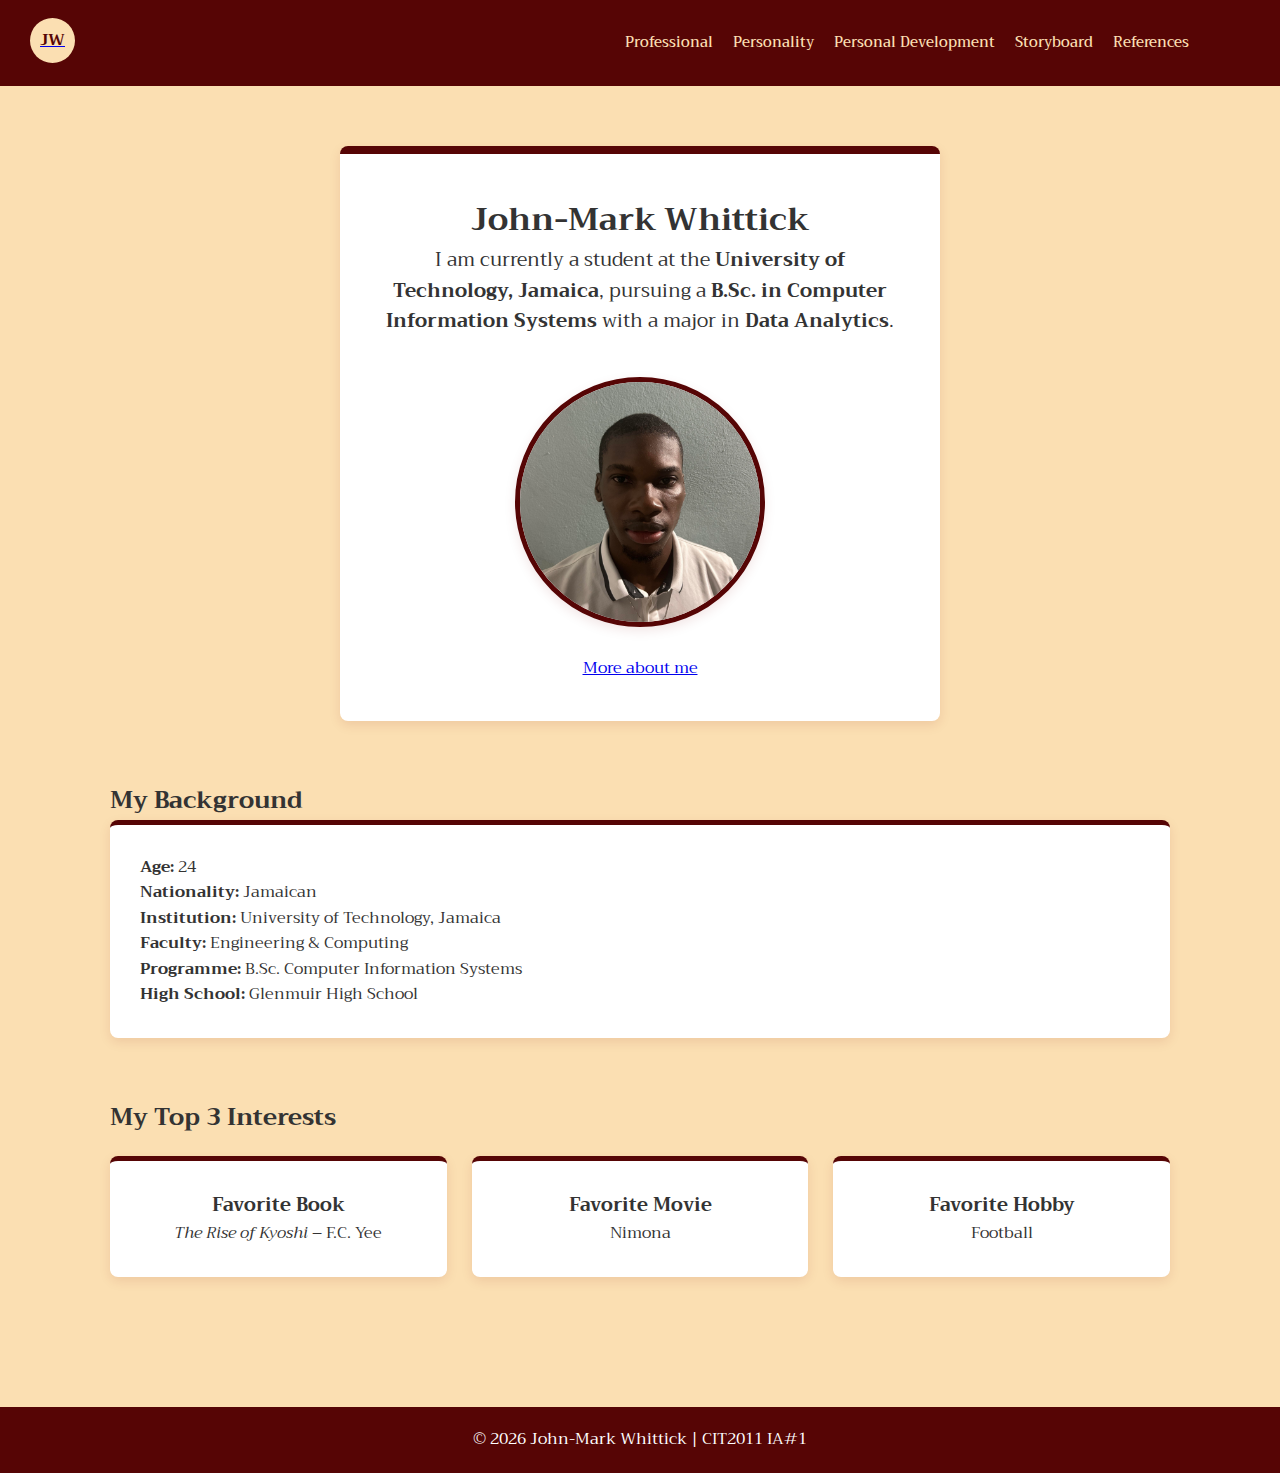
<file: index.html>
<!DOCTYPE html>
<html lang="en">
<head>
    <meta charset="UTF-8">
    <title>John-Mark Whittick | Portfolio</title>
    <meta name="viewport" content="width=device-width, initial-scale=1.0">
    <link rel="stylesheet" href="stylesheet.css">
    <link rel="stylesheet" href="https://fonts.googleapis.com/css?family=Trirong">
</head>

<body> <header>
    <nav class="navbar">
        <div class="logo">
            <a href="index.html" class="logo-link"> <div class="logo-circle">JW</div>
            </a>
        </div>

        <ul class="nav-links">
            <li><a href="Professional.html">Professional</a></li>
            <li><a href="Personality.html">Personality</a></li>
            <li><a href="Personal-Development.html">Personal Development</a></li>
            <li><a href="Storyboard.html">Storyboard</a></li> 
            <li><a href="References.html">References</a></li>
            
        </ul>
    </nav>
</header>

<main>
    <section id="hero">
        <div class="facebio"> <h1>John-Mark Whittick</h1> 

            <p class="bio">
                I am currently a student at the 
                <strong>University of Technology, Jamaica</strong>, 
                pursuing a <strong>B.Sc. in Computer Information Systems</strong> 
                with a major in <strong>Data Analytics</strong>.
            </p>
                
            <a href="mailto:JOHN-MARKAWHITTICK@students.utech.edu.jm">
                <img src="profile.jpg" alt="John-Mark Whittick" class="hero-img">
            </a>

            <p><a href="#background">More about me</a></p>
        </div>
    </section>

    <section id="background">
        <h2>My Background</h2>
        <article class="resume-card"> <ul style="list-style: none; padding: 0;">
                <li><strong>Age:</strong> 24</li>
                <li><strong>Nationality:</strong> Jamaican</li>
                <li><strong>Institution:</strong> University of Technology, Jamaica</li>
                <li><strong>Faculty:</strong> Engineering & Computing</li>
                <li><strong>Programme:</strong> B.Sc. Computer Information Systems</li>
                <li><strong>High School:</strong> Glenmuir High School</li>
            </ul>
        </article>
    </section>

    <section id="favorites">
        <h2>My Top 3 Interests</h2>
        <div class="card-container">
            <div class="card">
                <h3>Favorite Book</h3>
                <p><em>The Rise of Kyoshi</em> – F.C. Yee</p>
            </div>

            <div class="card">
                <h3>Favorite Movie</h3>
                <p>Nimona</p>
            </div>

            <div class="card">
                <h3>Favorite Hobby</h3>
                <p>Football</p>
            </div>
        </div>
    </section>
</main>

<footer>
    <p>&copy; 2026 John-Mark Whittick | CIT2011 IA#1</p>
</footer>

</body>

</html>
</file>
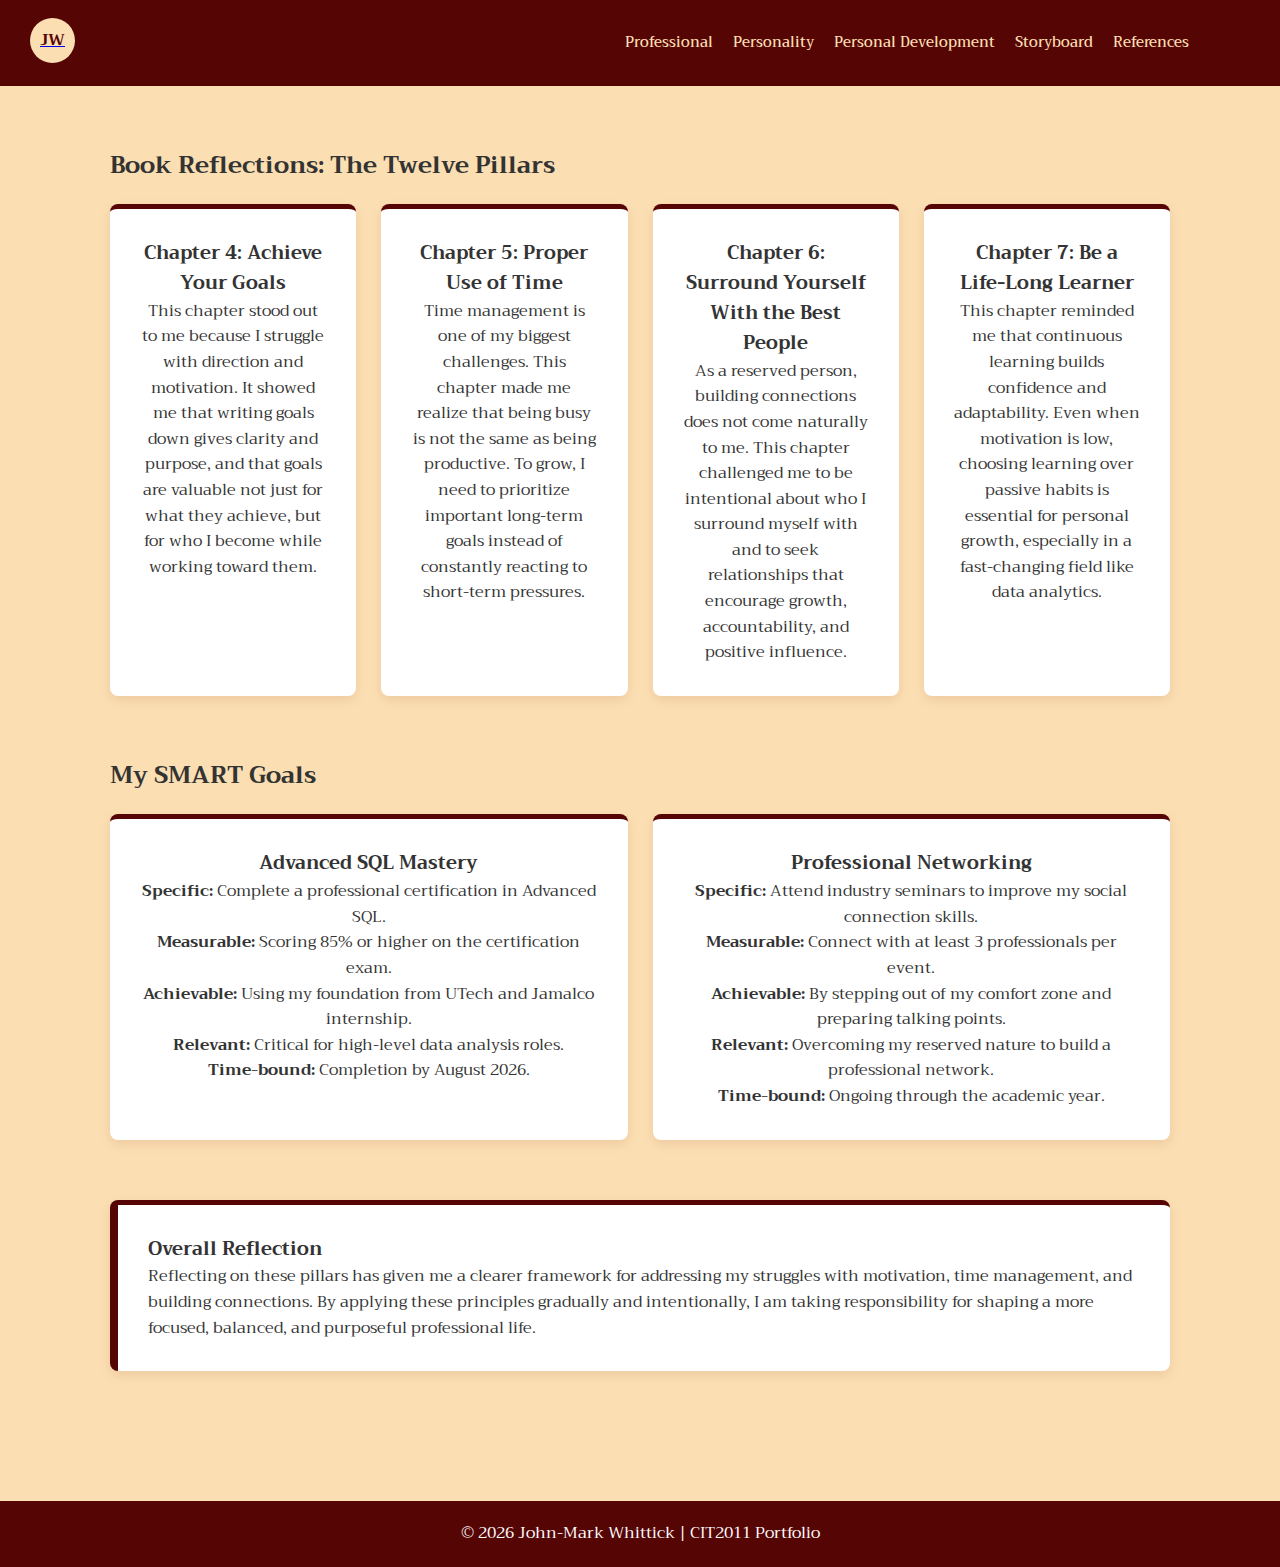
<file: Personal-Development.html>
<!DOCTYPE html>
<html lang="en">
<head>
    <meta charset="UTF-8">
    <title>Personal Development | John-Mark Whittick</title>
    <meta name="viewport" content="width=device-width, initial-scale=1.0">
    <link rel="stylesheet" href="stylesheet.css">
    <link rel="stylesheet" href="https://fonts.googleapis.com/css?family=Trirong">
</head>
<body> 

<header>
    <nav class="navbar">
        <div class="logo">
            <a href="index.html" class="logo-link"><div class="logo-circle">JW</div></a>
        </div>
        <ul class="nav-links">
            <li><a href="Professional.html">Professional</a></li>
            <li><a href="Personality.html">Personality</a></li>
            <li><a href="Personal-Development.html">Personal Development</a></li>
            <li><a href="StoryBoard.html">Storyboard</a></li>
            <li><a href="References.html">References</a></li>
        </ul>
    </nav>
</header>

<main>
    <section id="book-reflections">
        <h2>Book Reflections: The Twelve Pillars</h2>
        <div class="card-container">
            <div class="card">
                <h3>Chapter 4: Achieve Your Goals</h3>
                <p>This chapter stood out to me because I struggle with direction and motivation. It showed me that writing goals down gives clarity and purpose, and that goals are valuable not just for what they achieve, but for who I become while working toward them.</p>
            </div>
            <div class="card">
                <h3>Chapter 5: Proper Use of Time</h3>
                <p>Time management is one of my biggest challenges. This chapter made me realize that being busy is not the same as being productive. To grow, I need to prioritize important long-term goals instead of constantly reacting to short-term pressures.</p>
            </div>
            <div class="card">
                <h3>Chapter 6: Surround Yourself With the Best People</h3>
                <p>As a reserved person, building connections does not come naturally to me. This chapter challenged me to be intentional about who I surround myself with and to seek relationships that encourage growth, accountability, and positive influence.</p>
            </div>
            <div class="card">
                <h3>Chapter 7: Be a Life-Long Learner</h3>
                <p>This chapter reminded me that continuous learning builds confidence and adaptability. Even when motivation is low, choosing learning over passive habits is essential for personal growth, especially in a fast-changing field like data analytics.</p>
            </div>
        </div>
    </section>

    <section id="smart-goals">
        <h2>My SMART Goals</h2>
        <div class="card-container">
            <div class="card">
                <h3>Advanced SQL Mastery</h3>
                <p><strong>Specific:</strong> Complete a professional certification in Advanced SQL.</p>
                <p><strong>Measurable:</strong> Scoring 85% or higher on the certification exam.</p>
                <p><strong>Achievable:</strong> Using my foundation from UTech and Jamalco internship.</p>
                <p><strong>Relevant:</strong> Critical for high-level data analysis roles.</p>
                <p><strong>Time-bound:</strong> Completion by August 2026.</p>
            </div>
            <div class="card">
                <h3>Professional Networking</h3>
                <p><strong>Specific:</strong> Attend industry seminars to improve my social connection skills.</p>
                <p><strong>Measurable:</strong> Connect with at least 3 professionals per event.</p>
                <p><strong>Achievable:</strong> By stepping out of my comfort zone and preparing talking points.</p>
                <p><strong>Relevant:</strong> Overcoming my reserved nature to build a professional network.</p>
                <p><strong>Time-bound:</strong> Ongoing through the academic year.</p>
            </div>
        </div>
    </section>

    <section id="overall-reflection">
        <article class="resume-card report-box">
            <h3>Overall Reflection</h3>
            <p>Reflecting on these pillars has given me a clearer framework for addressing my struggles with motivation, time management, and building connections. By applying these principles gradually and intentionally, I am taking responsibility for shaping a more focused, balanced, and purposeful professional life.</p>
        </article>
    </section>
</main>

<footer>
    <p>&copy; 2026 John-Mark Whittick | CIT2011 Portfolio</p>
</footer>
</body> 
</html>
</file>
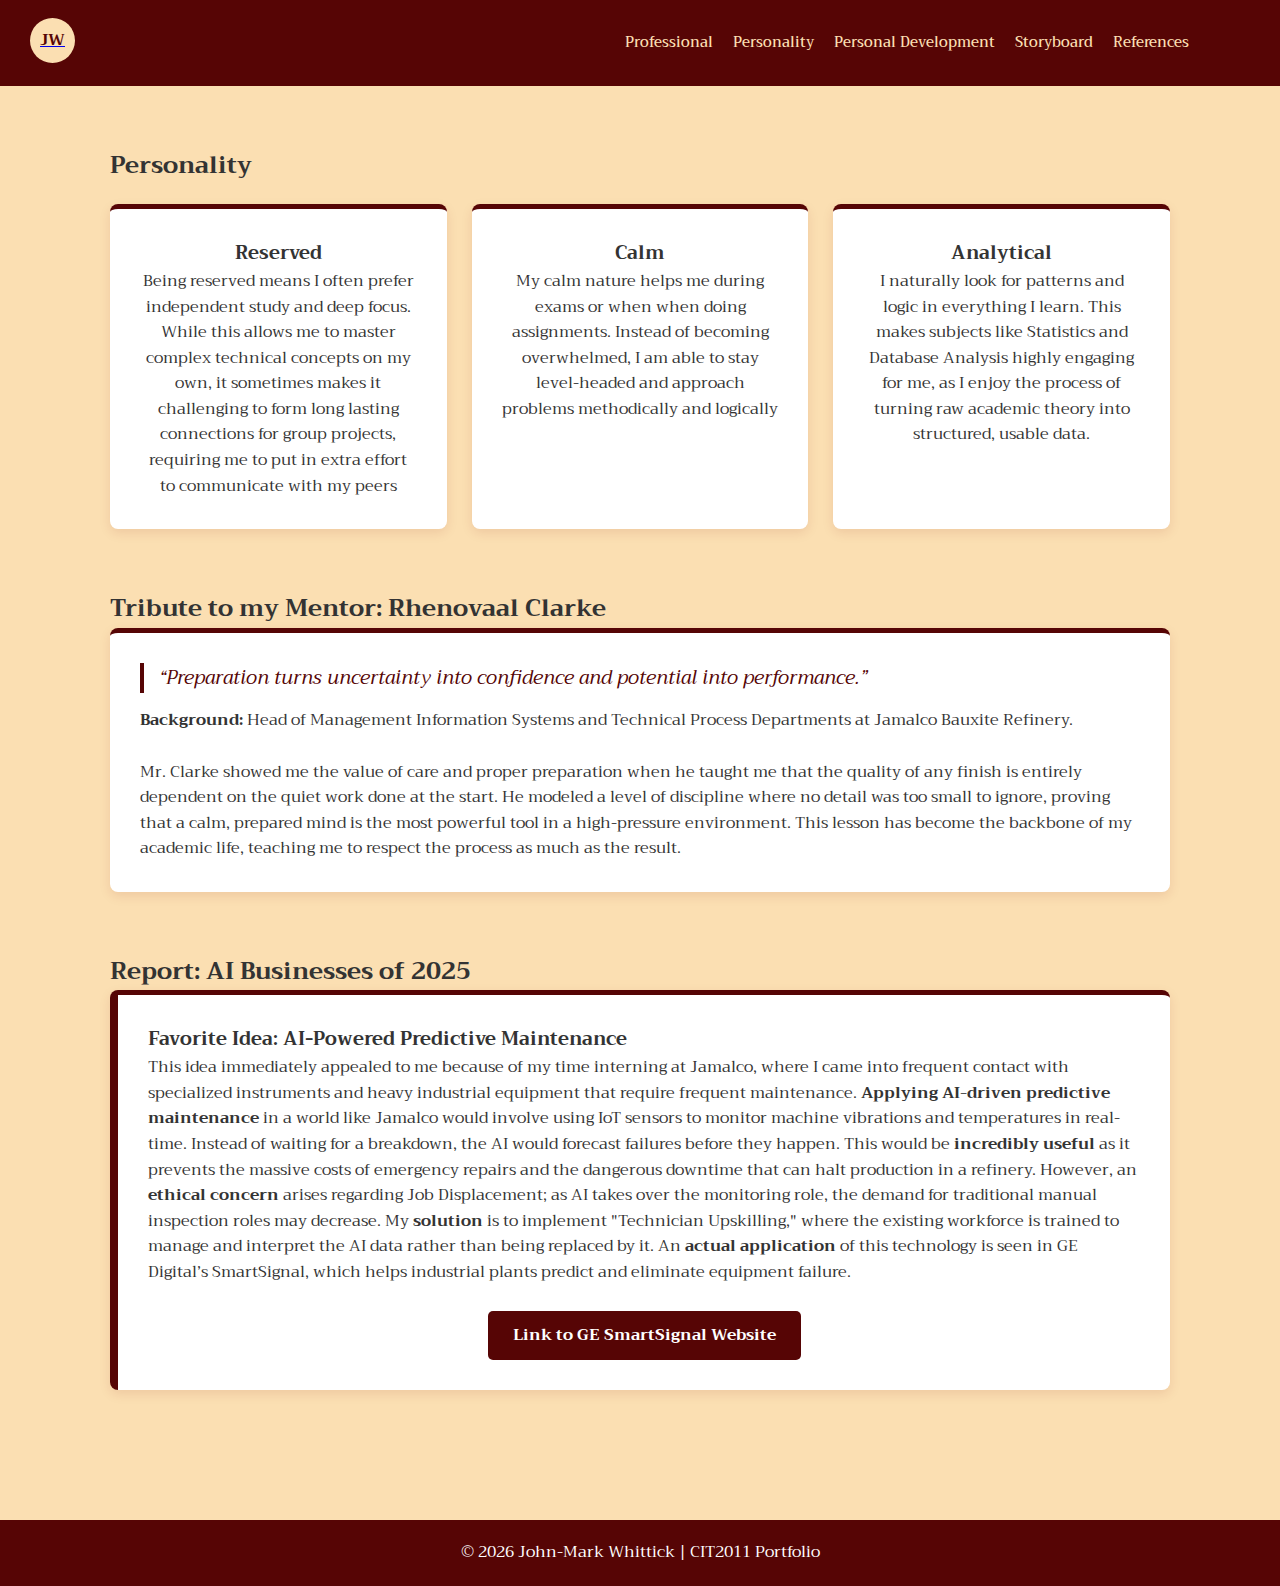
<file: Personality.html>
<!DOCTYPE html>
<html lang="en">
<head>
    <meta charset="UTF-8">
    <title>John-Mark Whittick | Personality</title>
    <meta name="viewport" content="width=device-width, initial-scale=1.0">
    <link rel="stylesheet" href="stylesheet.css">
    <link rel="stylesheet" href="https://fonts.googleapis.com/css?family=Trirong">
</head>

<header>
    <nav class="navbar">
        <div class="logo">
            <a href="index.html" class="logo-link">
                <div class="logo-circle">JW</div>
            </a>
        </div>
        <ul class="nav-links">
            <li><a href="Professional.html">Professional</a></li>
            <li><a href="Personality.html">Personality</a></li>
            <li><a href="Personal-Development.html">Personal Development</a></li>
            <li><a href="StoryBoard.html">Storyboard</a></li>
            <li><a href="References.html">References</a></li>
        </ul>
    </nav>
</header>

<body> 

<main>
    <section id="traits">
        <h2>Personality</h2>
        <div class="card-container">
            <div class="card trait-card">
                <h3>Reserved</h3>
                <p> Being reserved means I often prefer independent study and deep focus. While this allows me to master complex technical concepts on my own, it sometimes makes it challenging to form long lasting connections for group projects, requiring me to put in extra effort to communicate with my peers</p>
            </div>

            <div class="card trait-card">
                <h3>Calm</h3>
                <p> My calm nature helps me during exams or when when doing assignments. Instead of becoming overwhelmed, I am able to stay level-headed and approach problems methodically and logically</p>
            </div>

            <div class="card trait-card">
                <h3>Analytical</h3>
                <p> I naturally look for patterns and logic in everything I learn. This makes subjects like Statistics and  Database Analysis highly engaging for me, as I enjoy the process of turning raw academic theory into structured, usable data.</p>
            </div>
        </div>
    </section>

    <section id="hero-tribute">
        <h2>Tribute to my Mentor: Rhenovaal Clarke</h2>
        <div class="resume-card"> <blockquote>“Preparation turns uncertainty into confidence and potential into performance.”</blockquote>
            <p><strong>Background:</strong> Head of Management Information Systems and Technical Process Departments at Jamalco Bauxite Refinery.</p>
            <br>
            <p>Mr. Clarke showed me the value of care and proper preparation when he taught me that the quality of any finish is entirely dependent on the quiet work done at the start. He modeled a level of discipline where no detail was too small to ignore, proving that a calm, prepared mind is the most powerful tool in a high-pressure environment. This lesson has become the backbone of my academic life, teaching me to respect the process as much as the result.</p>
        </div>
    </section>

    <section id="ai-report">
    <h2>Report: AI Businesses of 2025</h2>
    <article class="resume-card report-box">
        <h3>Favorite Idea: AI-Powered Predictive Maintenance</h3>
        <p>This idea immediately appealed to me because of my time interning at Jamalco, where I came into frequent contact with specialized instruments and heavy industrial equipment that require frequent maintenance.
            <strong>Applying AI-driven predictive maintenance</strong> in a world like Jamalco would involve using IoT sensors to monitor machine vibrations and temperatures in real-time. Instead of waiting for a breakdown, the AI would forecast failures before they happen.
            This would be <strong>incredibly useful</strong> as it prevents the massive costs of emergency repairs and the dangerous downtime that can halt production in a refinery. However, an <strong>ethical concern</strong> arises regarding Job Displacement; as AI takes over the monitoring role, the demand for traditional manual inspection roles may decrease.
            My <strong>solution</strong> is to implement "Technician Upskilling," where the existing workforce is trained to manage and interpret the AI data rather than being replaced by it. An <strong>actual application</strong> of this technology is seen in GE Digital’s SmartSignal, which helps industrial plants predict and eliminate equipment failure.
        </p> <div class="center-link-container">
            <a href="https://www.gevernova.com/software/resources/brochure/ai-powered-predictive-analytics-smartsignal" class="applink" target="_blank">Link to GE SmartSignal Website</a>
        </div>
    </article>
</section>
</main>

<footer>
    <p>&copy; 2026 John-Mark Whittick | CIT2011 Portfolio</p>
</footer>

</body> 

</html>
</file>
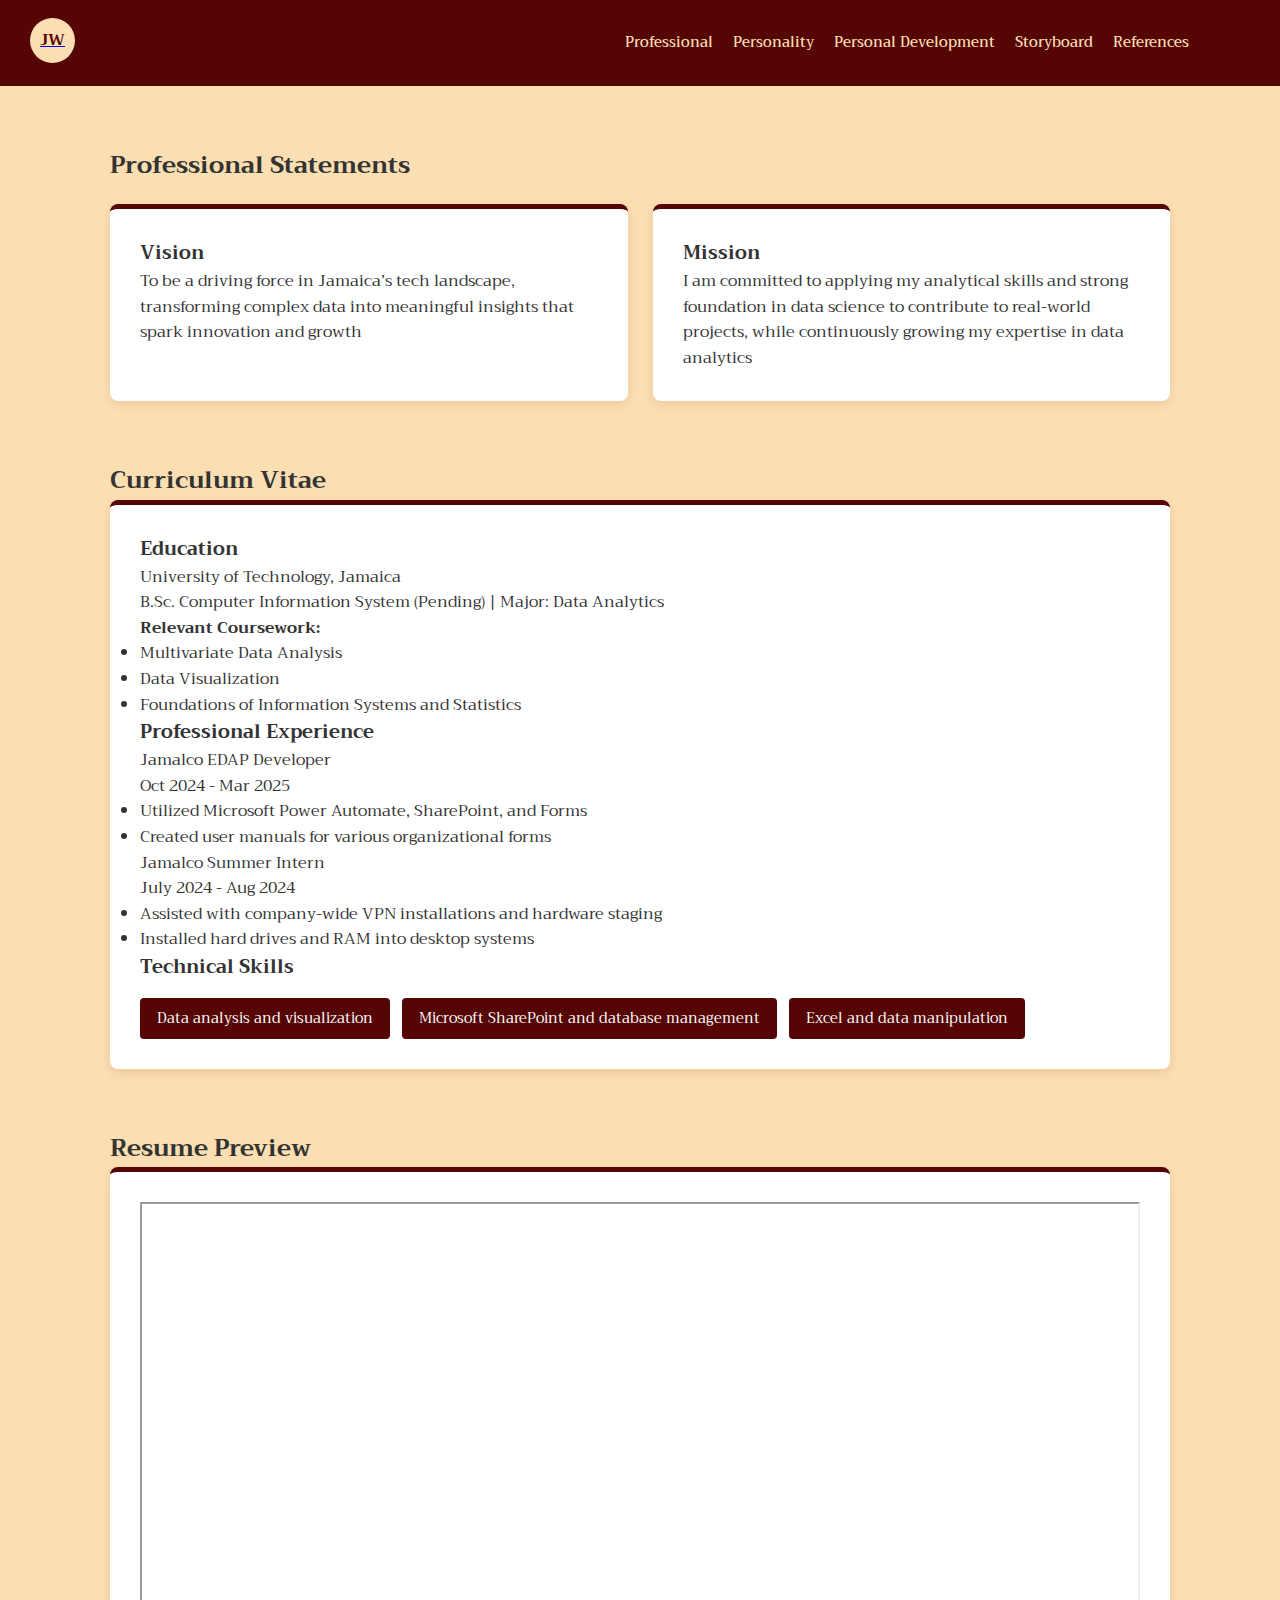
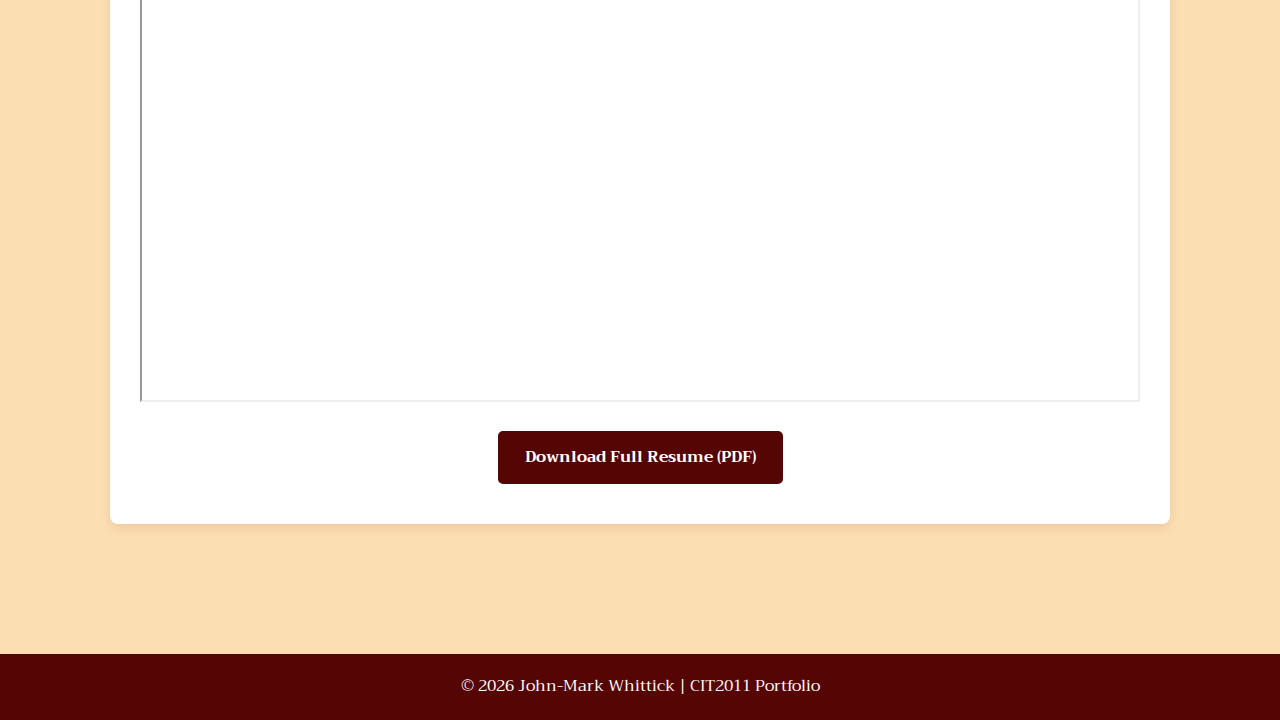
<file: Professional.html>
<!DOCTYPE html>
<html lang="en">

<head>
<meta charset="UTF-8">
<title>John-Mark Whittick | Portfolio</title>
<meta name="viewport" content="width=device-width, initial-scale=1.0">
<link rel="stylesheet" href="stylesheet.css">
<link rel="stylesheet" href="https://fonts.googleapis.com/css?family=Trirong">
<style>
body {
  font-family: "Trirong", serif;
}
</style>
</head>

<body>

<header>
    <nav class="navbar">
        <div class="logo">
            <a href="index.html" class="logo-link">
                <div class="logo-circle">JW</div>
            </a>
        </div>

        <ul class="nav-links">
            <li><a href="Professional.html">Professional</a></li>
            <li><a href="Personality.html">Personality</a></li>
            <li><a href="Personal-Development.html">Personal Development</a></li>
            <li><a href="StoryBoard.html">Storyboard</a></li>
            <li><a href="References.html">References</a></li>
        </ul>
    </nav>
</header>



<main>
    <section id="careerplan">
        <h2>Professional Statements</h2>
        <div class="goals-container">
            <article class="goal-card">
                <h3>Vision</h3>
                <p>To be a driving force in Jamaica’s tech landscape, transforming complex data into meaningful insights that spark innovation and growth</p>
            </article>
            <article class="goal-card">
                <h3>Mission</h3>
                <p>I am committed to applying my analytical skills and strong foundation in data science to contribute to real-world projects, while continuously growing my expertise in data analytics</p>
            </article>
        </div>
    </section>

    <section id="curriculum-vitae">
        <h2>Curriculum Vitae</h2>
        
        <div class="resume-card">
            <h3>Education</h3>
            <div class="cv-item">
                <p class="job-title">University of Technology, Jamaica </p>
                <p class="date-location">B.Sc. Computer Information System (Pending) | Major: Data Analytics </p>
                <p><strong>Relevant Coursework:</strong></p>
                <ul>
                    <li>Multivariate Data Analysis</li>
                    <li>Data Visualization</li>
                     <li>Foundations of Information Systems and Statistics</li>
                    </ul>
            </div>

            <h3>Professional Experience</h3>
            <div class="cv-item">
                <p class="job-title">Jamalco EDAP Developer</p>
                <p class="date-location">Oct 2024 - Mar 2025</p>
                <ul>
                    <li>Utilized Microsoft Power Automate, SharePoint, and Forms</li>
                    <li>Created user manuals for various organizational forms</li>
                </ul>
            </div>
            
            <div class="cv-item">
                <p class="job-title">Jamalco Summer Intern</p>
                <p class="date-location">July 2024 - Aug 2024</p>
                <ul>
                    <li>Assisted with company-wide VPN installations and hardware staging</li>
                    <li>Installed hard drives and RAM into desktop systems</li>
                </ul>
            </div>

            <h3>Technical Skills</h3>
            <ul class="skills-list">
                 <li>Data analysis and visualization </li>
                <li>Microsoft SharePoint and database management </li>
                <li>Excel and data manipulation</li>
            </ul>
        </div>
    </section>

  <section id="resumecopy">
    <h2>Resume Preview</h2>
    <div class="resume-card pdf-container">
        <iframe src="Current-Resume.pdf" width="100%" height="800px">
            <p>It appears your browser doesn't support PDFs. 
               <a href="Current-Resume.pdf">Click here to download the PDF.</a>
            </p>
        </iframe>
        
        <div class="download-box">
            <a href="Current Resume.pdf" class="download-btn" download>Download Full Resume (PDF)</a>
        </div>
    </div>
</section>

</main>

</body>

<footer>
    <p>&copy; 2026 John-Mark Whittick | CIT2011 Portfolio</p>
</footer>
</html>
</file>
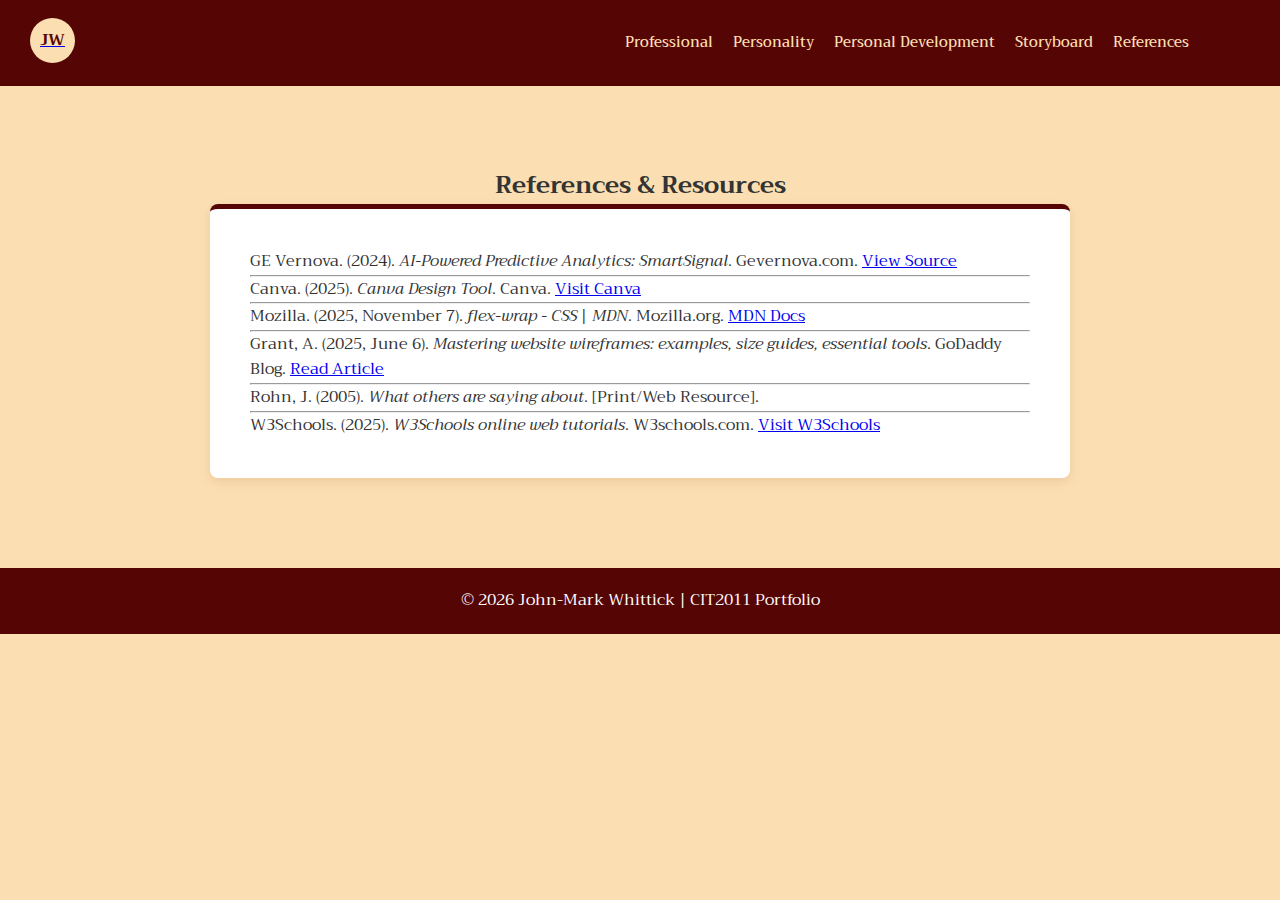
<file: References.html>
<!DOCTYPE html>
<html lang="en">
<head>
    <meta charset="UTF-8">
    <title>John-Mark Whittick | References</title>
    <meta name="viewport" content="width=device-width, initial-scale=1.0">
    <link rel="stylesheet" href="stylesheet.css">
    <link rel="stylesheet" href="https://fonts.googleapis.com/css?family=Trirong">
</head>

<body>

<header>
    <nav class="navbar">
        <div class="logo">
            <a href="index.html" class="logo-link">
                <div class="logo-circle">JW</div>
            </a>
        </div>
        <ul class="nav-links">
            <li><a href="Professional.html">Professional</a></li>
            <li><a href="Personality.html">Personality</a></li>
            <li><a href="Personal-Development.html">Personal Development</a></li>
            <li><a href="StoryBoard.html">Storyboard</a></li>
            <li><a href="References.html">References</a></li>
        </ul>
    </nav>
</header>

<main>
    <section id="references-container" style="max-width: 900px; margin: 0 auto; padding: 20px;">
        <h2 style="text-align: center;">References & Resources</h2>
        
        <article class="card" style="text-align: left; padding: 40px;">
            <ul class="reference-list" style="list-style: none; padding: 0;">
                
                <li>GE Vernova. (2024). <em>AI-Powered Predictive Analytics: SmartSignal</em>. Gevernova.com. 
                <a href="https://www.gevernova.com/software/resources/brochure/ai-powered-predictive-analytics-smartsignal" target="_blank">View Source</a></li>
                <hr>

                <li>Canva. (2025). <em>Canva Design Tool</em>. Canva. 
                <a href="https://www.canva.com" target="_blank">Visit Canva</a></li>
                <hr>

                <li>Mozilla. (2025, November 7). <em>flex-wrap - CSS | MDN</em>. Mozilla.org. 
                <a href="https://developer.mozilla.org/en-US/docs/Web/CSS/Reference/Properties/flex-wrap" target="_blank">MDN Docs</a></li>
                <hr>

                <li>Grant, A. (2025, June 6). <em>Mastering website wireframes: examples, size guides, essential tools</em>. GoDaddy Blog. 
                <a href="https://www.godaddy.com/resources/skills/website-wireframes-examples" target="_blank">Read Article</a></li>
                <hr>

                <li>Rohn, J. (2005). <em>What others are saying about</em>. [Print/Web Resource].</li>
                <hr>

                <li>W3Schools. (2025). <em>W3Schools online web tutorials</em>. W3schools.com. 
                <a href="https://www.w3schools.com/" target="_blank">Visit W3Schools</a></li>
                
            </ul>
        </article>
    </section>
</main>

<footer>
    <p>&copy; 2026 John-Mark Whittick | CIT2011 Portfolio</p>
</footer>

</body> 
</html>
</file>
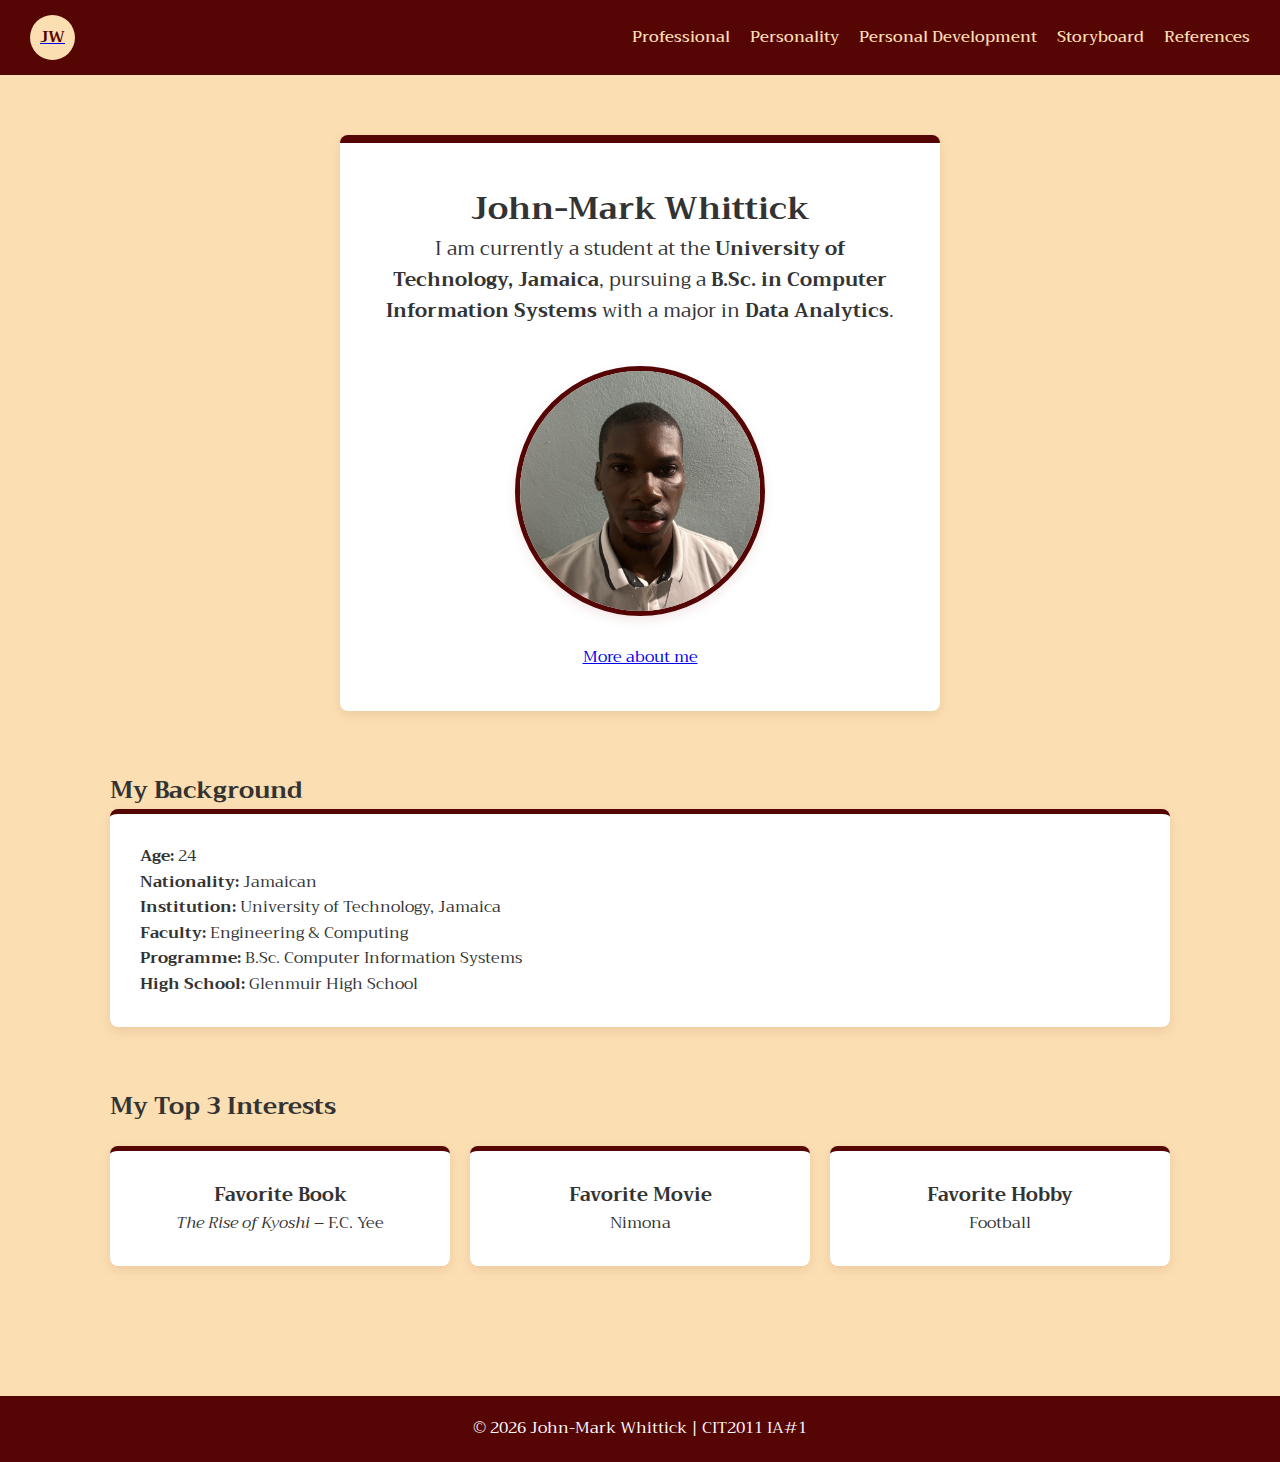
<file: 1907528_IA1_S1AY26/Codes/meh.html>
<!DOCTYPE html>
<html lang="en">
<head>
    <meta charset="UTF-8">
    <title>John-Mark Whittick | Portfolio</title>
    <meta name="viewport" content="width=device-width, initial-scale=1.0">
    <link rel="stylesheet" href="../css/stylesheet.css">
    <link rel="stylesheet" href="https://fonts.googleapis.com/css?family=Trirong">
</head>

<body> <header>
    <nav class="navbar">
        <div class="logo">
            <a href="meh.html" class="logo-link"> <div class="logo-circle">JW</div>
            </a>
        </div>

        <ul class="nav-links">
            <li><a href="Professional.html">Professional</a></li>
            <li><a href="Personality.html">Personality</a></li>
            <li><a href="Personal-Development.html">Personal Development</a></li>
            <li><a href="Storyboard.html">Storyboard</a></li> <li><a href="References.html">References</a></li>
        </ul>
    </nav>
</header>

<main>
    <section id="hero">
        <div class="facebio"> <h1>John-Mark Whittick</h1> 

            <p class="bio">
                I am currently a student at the 
                <strong>University of Technology, Jamaica</strong>, 
                pursuing a <strong>B.Sc. in Computer Information Systems</strong> 
                with a major in <strong>Data Analytics</strong>.
            </p>
                
            <a href="mailto:JOHN-MARKAWHITTICK@students.utech.edu.jm">
                <img src="../Assets/profile.jpg" alt="John-Mark Whittick" class="hero-img">
            </a>

            <p><a href="#background">More about me</a></p>
        </div>
    </section>

    <section id="background">
        <h2>My Background</h2>
        <article class="resume-card"> <ul style="list-style: none; padding: 0;">
                <li><strong>Age:</strong> 24</li>
                <li><strong>Nationality:</strong> Jamaican</li>
                <li><strong>Institution:</strong> University of Technology, Jamaica</li>
                <li><strong>Faculty:</strong> Engineering & Computing</li>
                <li><strong>Programme:</strong> B.Sc. Computer Information Systems</li>
                <li><strong>High School:</strong> Glenmuir High School</li>
            </ul>
        </article>
    </section>

    <section id="favorites">
        <h2>My Top 3 Interests</h2>
        <div class="card-container">
            <div class="card">
                <h3>Favorite Book</h3>
                <p><em>The Rise of Kyoshi</em> – F.C. Yee</p>
            </div>

            <div class="card">
                <h3>Favorite Movie</h3>
                <p>Nimona</p>
            </div>

            <div class="card">
                <h3>Favorite Hobby</h3>
                <p>Football</p>
            </div>
        </div>
    </section>
</main>

<footer>
    <p>&copy; 2026 John-Mark Whittick | CIT2011 IA#1</p>
</footer>

</body>
</html>
</file>
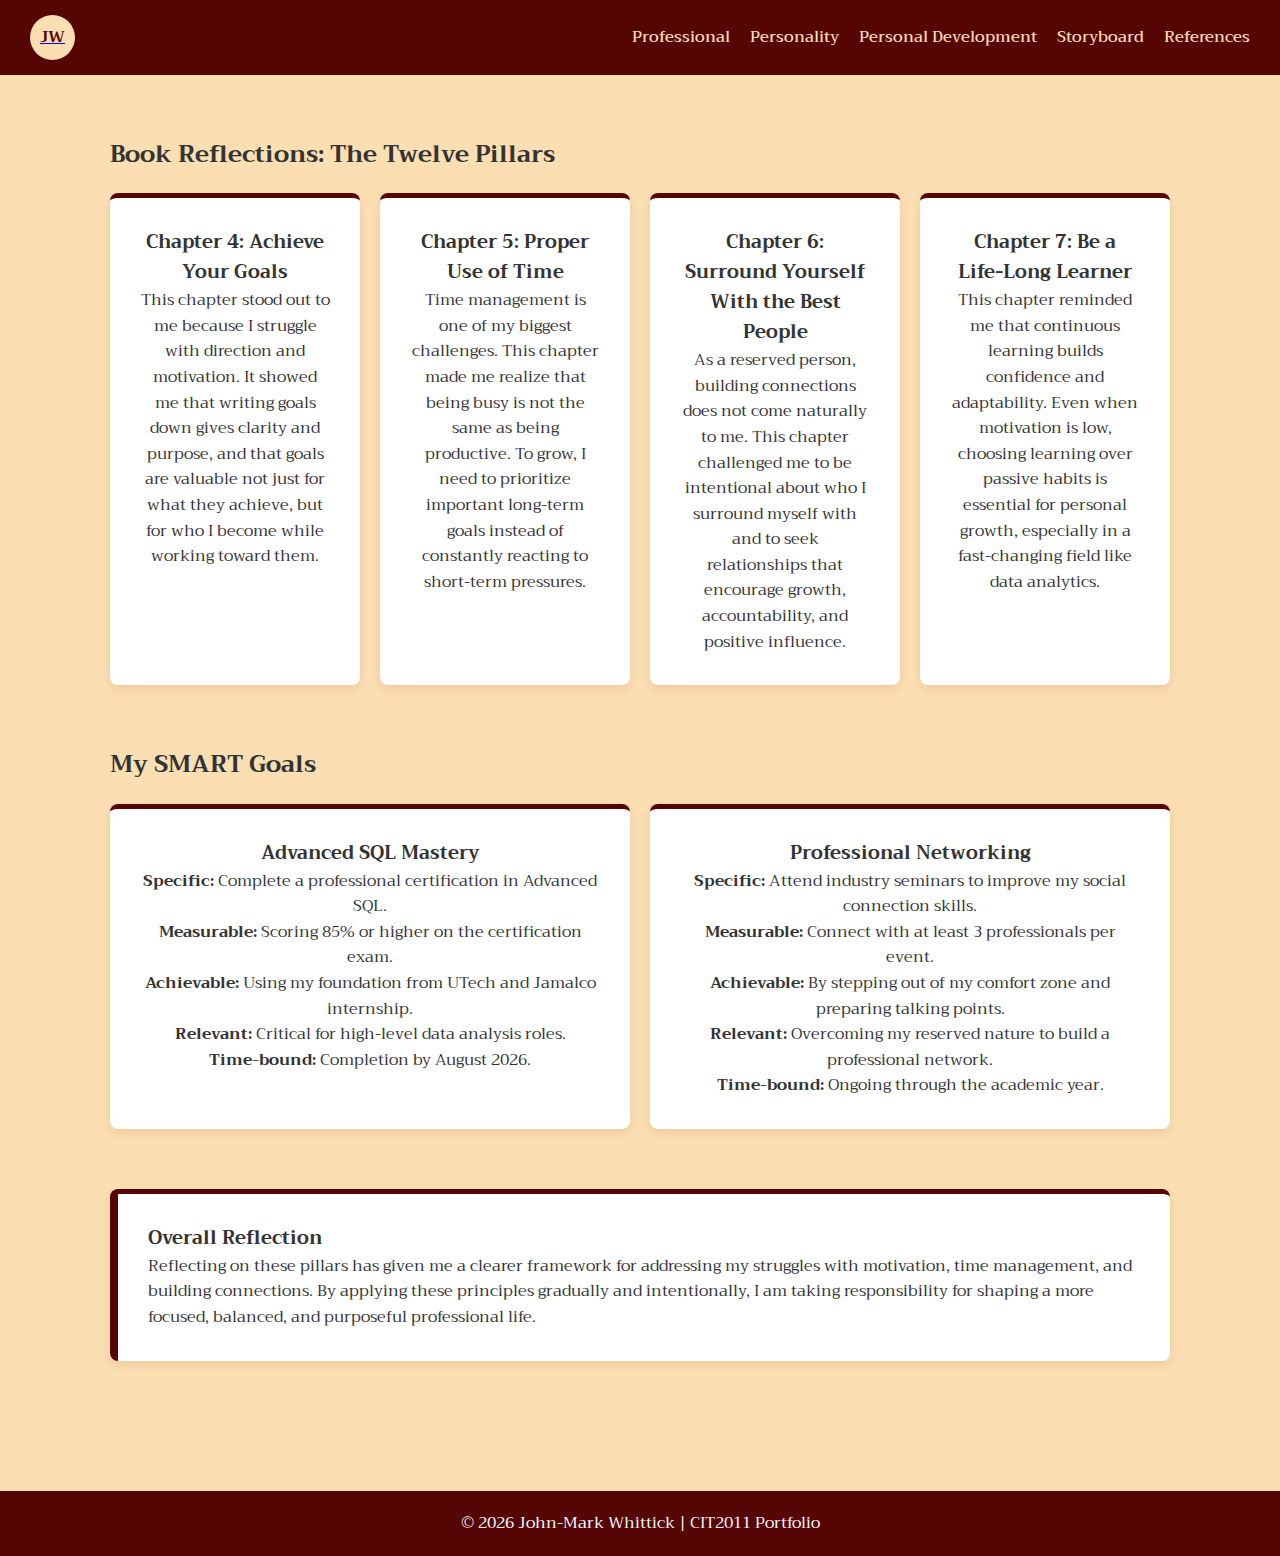
<file: 1907528_IA1_S1AY26/Codes/Personal-Development.html>
<!DOCTYPE html>
<html lang="en">
<head>
    <meta charset="UTF-8">
    <title>Personal Development | John-Mark Whittick</title>
    <meta name="viewport" content="width=device-width, initial-scale=1.0">
    <link rel="stylesheet" href="../css/stylesheet.css">
    <link rel="stylesheet" href="https://fonts.googleapis.com/css?family=Trirong">
</head>
<body> 

<header>
    <nav class="navbar">
        <div class="logo">
            <a href="meh.html" class="logo-link"><div class="logo-circle">JW</div></a>
        </div>
        <ul class="nav-links">
            <li><a href="Professional.html">Professional</a></li>
            <li><a href="Personality.html">Personality</a></li>
            <li><a href="Personal-Development.html">Personal Development</a></li>
            <li><a href="StoryBoard.html">Storyboard</a></li>
            <li><a href="References.html">References</a></li>
        </ul>
    </nav>
</header>

<main>
    <section id="book-reflections">
        <h2>Book Reflections: The Twelve Pillars</h2>
        <div class="card-container">
            <div class="card">
                <h3>Chapter 4: Achieve Your Goals</h3>
                <p>This chapter stood out to me because I struggle with direction and motivation. It showed me that writing goals down gives clarity and purpose, and that goals are valuable not just for what they achieve, but for who I become while working toward them.</p>
            </div>
            <div class="card">
                <h3>Chapter 5: Proper Use of Time</h3>
                <p>Time management is one of my biggest challenges. This chapter made me realize that being busy is not the same as being productive. To grow, I need to prioritize important long-term goals instead of constantly reacting to short-term pressures.</p>
            </div>
            <div class="card">
                <h3>Chapter 6: Surround Yourself With the Best People</h3>
                <p>As a reserved person, building connections does not come naturally to me. This chapter challenged me to be intentional about who I surround myself with and to seek relationships that encourage growth, accountability, and positive influence.</p>
            </div>
            <div class="card">
                <h3>Chapter 7: Be a Life-Long Learner</h3>
                <p>This chapter reminded me that continuous learning builds confidence and adaptability. Even when motivation is low, choosing learning over passive habits is essential for personal growth, especially in a fast-changing field like data analytics.</p>
            </div>
        </div>
    </section>

    <section id="smart-goals">
        <h2>My SMART Goals</h2>
        <div class="card-container">
            <div class="card">
                <h3>Advanced SQL Mastery</h3>
                <p><strong>Specific:</strong> Complete a professional certification in Advanced SQL.</p>
                <p><strong>Measurable:</strong> Scoring 85% or higher on the certification exam.</p>
                <p><strong>Achievable:</strong> Using my foundation from UTech and Jamalco internship.</p>
                <p><strong>Relevant:</strong> Critical for high-level data analysis roles.</p>
                <p><strong>Time-bound:</strong> Completion by August 2026.</p>
            </div>
            <div class="card">
                <h3>Professional Networking</h3>
                <p><strong>Specific:</strong> Attend industry seminars to improve my social connection skills.</p>
                <p><strong>Measurable:</strong> Connect with at least 3 professionals per event.</p>
                <p><strong>Achievable:</strong> By stepping out of my comfort zone and preparing talking points.</p>
                <p><strong>Relevant:</strong> Overcoming my reserved nature to build a professional network.</p>
                <p><strong>Time-bound:</strong> Ongoing through the academic year.</p>
            </div>
        </div>
    </section>

    <section id="overall-reflection">
        <article class="resume-card report-box">
            <h3>Overall Reflection</h3>
            <p>Reflecting on these pillars has given me a clearer framework for addressing my struggles with motivation, time management, and building connections. By applying these principles gradually and intentionally, I am taking responsibility for shaping a more focused, balanced, and purposeful professional life.</p>
        </article>
    </section>
</main>

<footer>
    <p>&copy; 2026 John-Mark Whittick | CIT2011 Portfolio</p>
</footer>
</body> 
</html>
</file>
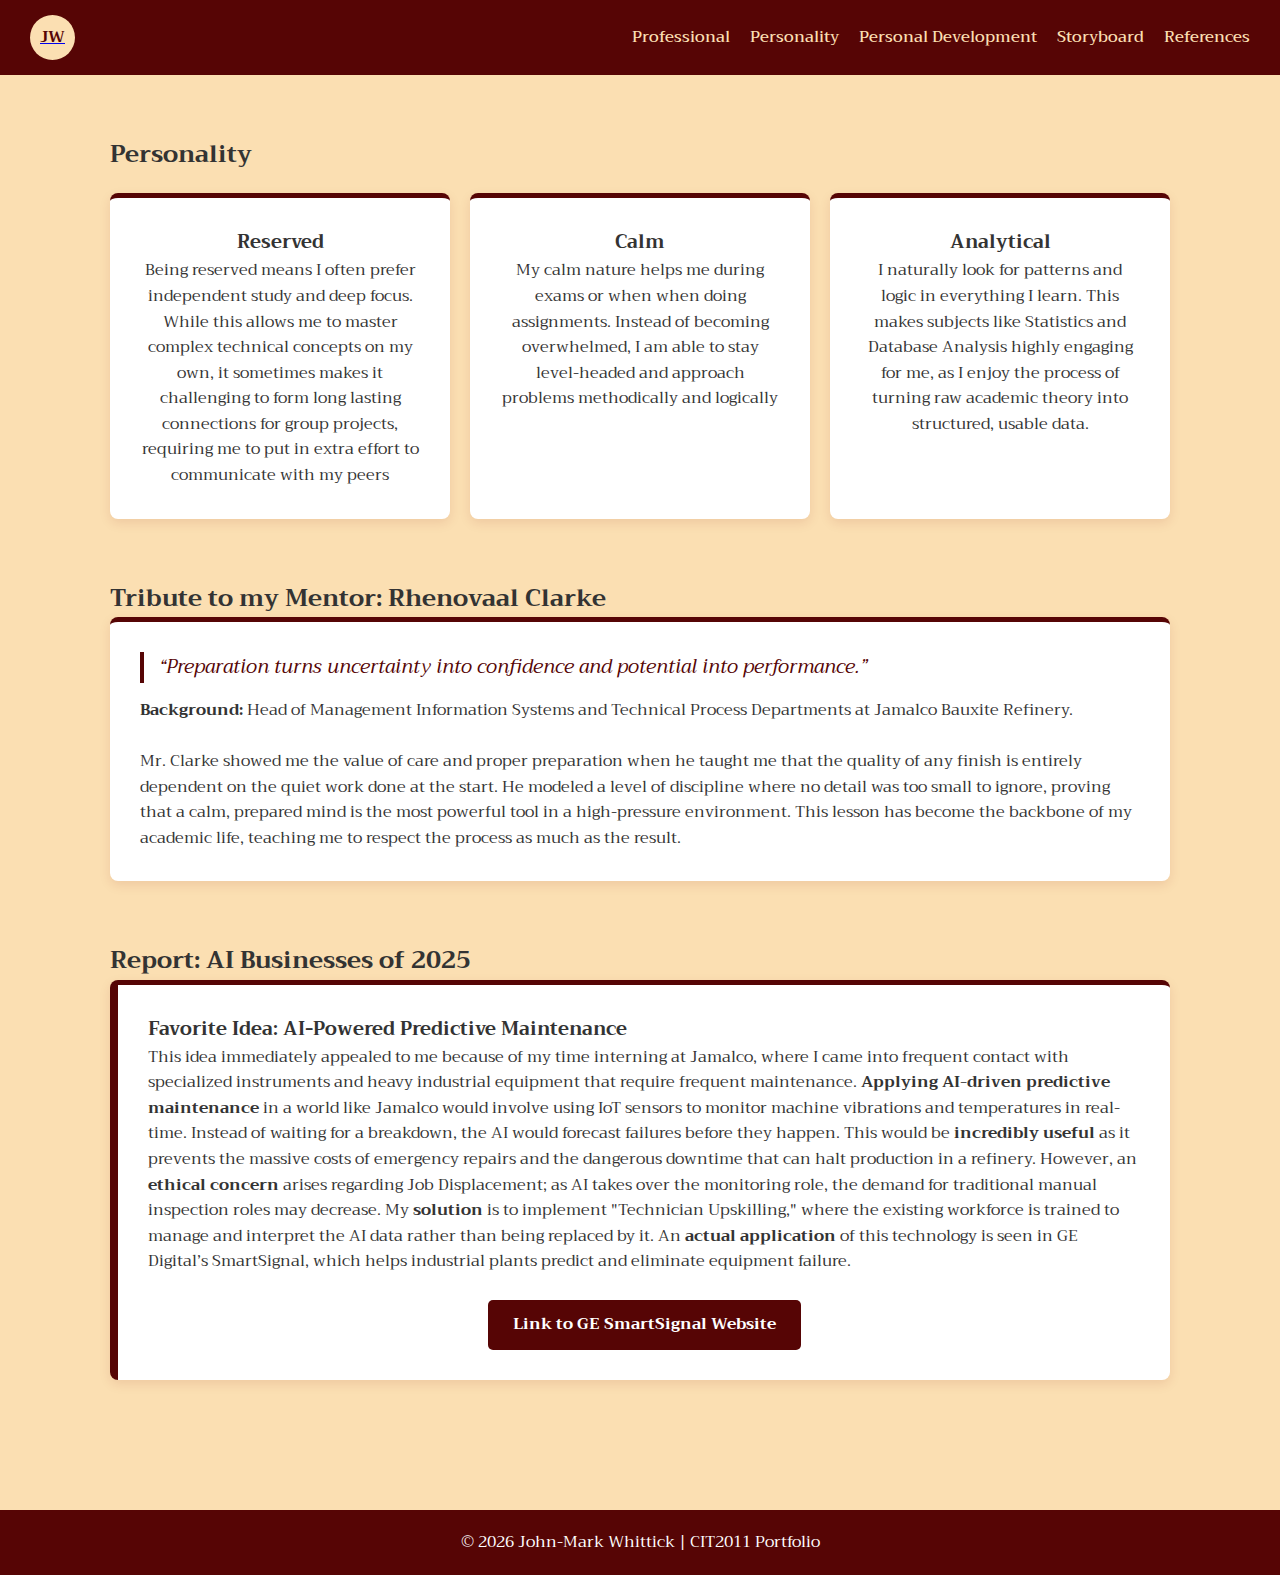
<file: 1907528_IA1_S1AY26/Codes/Personality.html>
<!DOCTYPE html>
<html lang="en">
<head>
    <meta charset="UTF-8">
    <title>John-Mark Whittick | Personality</title>
    <meta name="viewport" content="width=device-width, initial-scale=1.0">
    <link rel="stylesheet" href="../css/stylesheet.css">
    <link rel="stylesheet" href="https://fonts.googleapis.com/css?family=Trirong">
</head>

<header>
    <nav class="navbar">
        <div class="logo">
            <a href="index.html" class="logo-link">
                <div class="logo-circle">JW</div>
            </a>
        </div>
        <ul class="nav-links">
            <li><a href="Professional.html">Professional</a></li>
            <li><a href="Personality.html">Personality</a></li>
            <li><a href="Personal-Development.html">Personal Development</a></li>
            <li><a href="StoryBoard.html">Storyboard</a></li>
            <li><a href="References.html">References</a></li>
        </ul>
    </nav>
</header>

<body> 

<main>
    <section id="traits">
        <h2>Personality</h2>
        <div class="card-container">
            <div class="card trait-card">
                <h3>Reserved</h3>
                <p> Being reserved means I often prefer independent study and deep focus. While this allows me to master complex technical concepts on my own, it sometimes makes it challenging to form long lasting connections for group projects, requiring me to put in extra effort to communicate with my peers</p>
            </div>

            <div class="card trait-card">
                <h3>Calm</h3>
                <p> My calm nature helps me during exams or when when doing assignments. Instead of becoming overwhelmed, I am able to stay level-headed and approach problems methodically and logically</p>
            </div>

            <div class="card trait-card">
                <h3>Analytical</h3>
                <p> I naturally look for patterns and logic in everything I learn. This makes subjects like Statistics and  Database Analysis highly engaging for me, as I enjoy the process of turning raw academic theory into structured, usable data.</p>
            </div>
        </div>
    </section>

    <section id="hero-tribute">
        <h2>Tribute to my Mentor: Rhenovaal Clarke</h2>
        <div class="resume-card"> <blockquote>“Preparation turns uncertainty into confidence and potential into performance.”</blockquote>
            <p><strong>Background:</strong> Head of Management Information Systems and Technical Process Departments at Jamalco Bauxite Refinery.</p>
            <br>
            <p>Mr. Clarke showed me the value of care and proper preparation when he taught me that the quality of any finish is entirely dependent on the quiet work done at the start. He modeled a level of discipline where no detail was too small to ignore, proving that a calm, prepared mind is the most powerful tool in a high-pressure environment. This lesson has become the backbone of my academic life, teaching me to respect the process as much as the result.</p>
        </div>
    </section>

    <section id="ai-report">
    <h2>Report: AI Businesses of 2025</h2>
    <article class="resume-card report-box">
        <h3>Favorite Idea: AI-Powered Predictive Maintenance</h3>
        <p>This idea immediately appealed to me because of my time interning at Jamalco, where I came into frequent contact with specialized instruments and heavy industrial equipment that require frequent maintenance.
            <strong>Applying AI-driven predictive maintenance</strong> in a world like Jamalco would involve using IoT sensors to monitor machine vibrations and temperatures in real-time. Instead of waiting for a breakdown, the AI would forecast failures before they happen.
            This would be <strong>incredibly useful</strong> as it prevents the massive costs of emergency repairs and the dangerous downtime that can halt production in a refinery. However, an <strong>ethical concern</strong> arises regarding Job Displacement; as AI takes over the monitoring role, the demand for traditional manual inspection roles may decrease.
            My <strong>solution</strong> is to implement "Technician Upskilling," where the existing workforce is trained to manage and interpret the AI data rather than being replaced by it. An <strong>actual application</strong> of this technology is seen in GE Digital’s SmartSignal, which helps industrial plants predict and eliminate equipment failure.
        </p> <div class="center-link-container">
            <a href="https://www.gevernova.com/software/resources/brochure/ai-powered-predictive-analytics-smartsignal" class="applink" target="_blank">Link to GE SmartSignal Website</a>
        </div>
    </article>
</section>
</main>

<footer>
    <p>&copy; 2026 John-Mark Whittick | CIT2011 Portfolio</p>
</footer>

</body> 

</html>
</file>
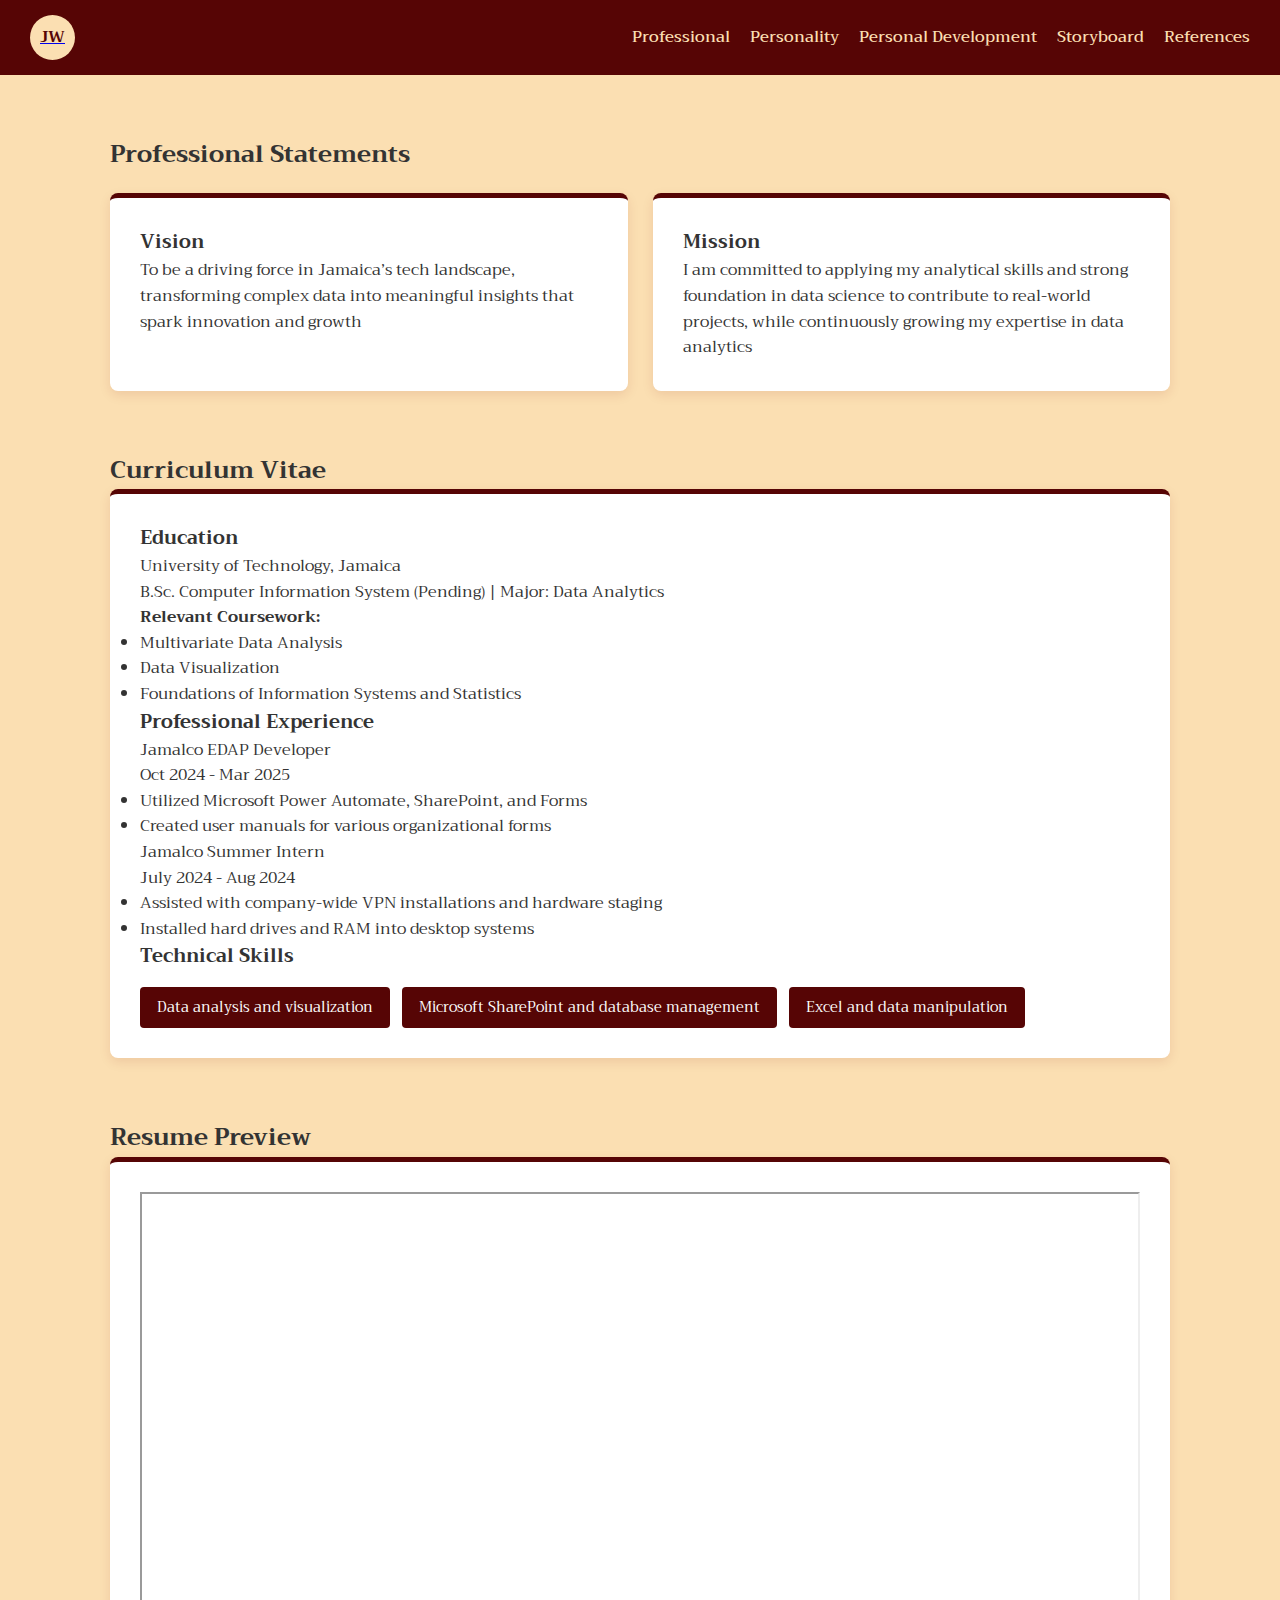
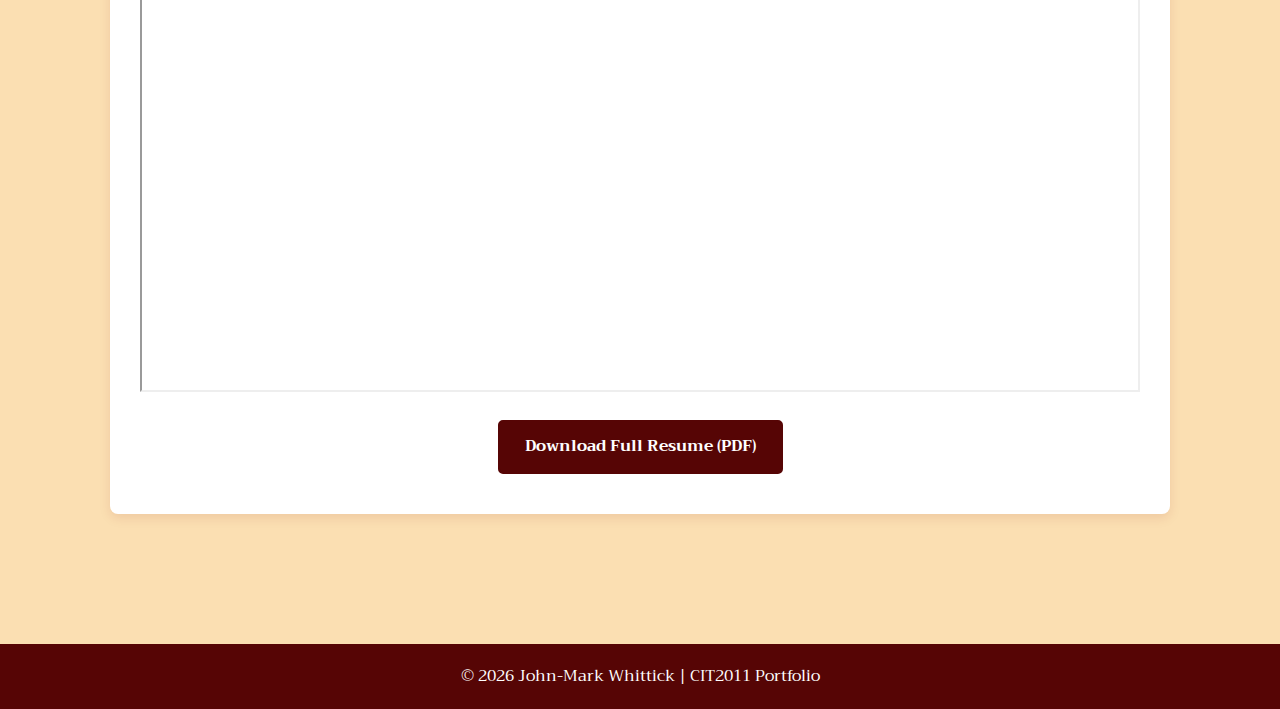
<file: 1907528_IA1_S1AY26/Codes/Professional.html>
<!DOCTYPE html>
<html lang="en">

<head>
<meta charset="UTF-8">
<title>John-Mark Whittick | Portfolio</title>
<meta name="viewport" content="width=device-width, initial-scale=1.0">
<link rel="stylesheet" href="../css/stylesheet.css">
<link rel="stylesheet" href="https://fonts.googleapis.com/css?family=Trirong">
<style>
body {
  font-family: "Trirong", serif;
}
</style>
</head>

<body>

<header>
    <nav class="navbar">
        <div class="logo">
            <a href="meh.html" class="logo-link">
                <div class="logo-circle">JW</div>
            </a>
        </div>

        <ul class="nav-links">
            <li><a href="Professional.html">Professional</a></li>
            <li><a href="Personality.html">Personality</a></li>
            <li><a href="Personal-Development.html">Personal Development</a></li>
            <li><a href="StoryBoard.html">Storyboard</a></li>
            <li><a href="References.html">References</a></li>
        </ul>
    </nav>
</header>



<main>
    <section id="careerplan">
        <h2>Professional Statements</h2>
        <div class="goals-container">
            <article class="goal-card">
                <h3>Vision</h3>
                <p>To be a driving force in Jamaica’s tech landscape, transforming complex data into meaningful insights that spark innovation and growth</p>
            </article>
            <article class="goal-card">
                <h3>Mission</h3>
                <p>I am committed to applying my analytical skills and strong foundation in data science to contribute to real-world projects, while continuously growing my expertise in data analytics</p>
            </article>
        </div>
    </section>

    <section id="curriculum-vitae">
        <h2>Curriculum Vitae</h2>
        
        <div class="resume-card">
            <h3>Education</h3>
            <div class="cv-item">
                <p class="job-title">University of Technology, Jamaica </p>
                <p class="date-location">B.Sc. Computer Information System (Pending) | Major: Data Analytics </p>
                <p><strong>Relevant Coursework:</strong></p>
                <ul>
                    <li>Multivariate Data Analysis</li>
                    <li>Data Visualization</li>
                     <li>Foundations of Information Systems and Statistics</li>
                    </ul>
            </div>

            <h3>Professional Experience</h3>
            <div class="cv-item">
                <p class="job-title">Jamalco EDAP Developer</p>
                <p class="date-location">Oct 2024 - Mar 2025</p>
                <ul>
                    <li>Utilized Microsoft Power Automate, SharePoint, and Forms</li>
                    <li>Created user manuals for various organizational forms</li>
                </ul>
            </div>
            
            <div class="cv-item">
                <p class="job-title">Jamalco Summer Intern</p>
                <p class="date-location">July 2024 - Aug 2024</p>
                <ul>
                    <li>Assisted with company-wide VPN installations and hardware staging</li>
                    <li>Installed hard drives and RAM into desktop systems</li>
                </ul>
            </div>

            <h3>Technical Skills</h3>
            <ul class="skills-list">
                 <li>Data analysis and visualization </li>
                <li>Microsoft SharePoint and database management </li>
                <li>Excel and data manipulation</li>
            </ul>
        </div>
    </section>

  <section id="resumecopy">
    <h2>Resume Preview</h2>
    <div class="resume-card pdf-container">
        <iframe src="../Assets/Current Resume.pdf" width="100%" height="800px">
            <p>It appears your browser doesn't support PDFs. 
               <a href="../Assets/Current Resume.pdf">Click here to download the PDF.</a>
            </p>
        </iframe>
        
        <div class="download-box">
            <a href="../Assets/Current Resume.pdf" class="download-btn" download>Download Full Resume (PDF)</a>
        </div>
    </div>
</section>

</main>

</body>

<footer>
    <p>&copy; 2026 John-Mark Whittick | CIT2011 Portfolio</p>
</footer>
</html>
</file>
<file: stylesheet.css>
:root {
    --bg-cream: #fbdfb2;       
    --maroon-accent: #560505;  
    --maroon-light: #560e0e;   
    --text-body: #333333;      
    --white: #ffffff;
    --shadow: 0 4px 12px rgba(128, 0, 0, 0.1);
}

* {
    margin: 0;
    padding: 0;
    box-sizing: border-box;
}

body {
    font-family: 'Trirong', serif; 
    background-color: var(--bg-cream);
    color: var(--text-body);
    line-height: 1.6;
}

main {
    max-width: 1100px;
    margin: 40px auto;
    padding: 20px;
}

section {
    margin-bottom: 60px; /* Consolidated section margin */
}

/* NAVIGATION */
.navbar {
    display: flex;
    justify-content: space-between;
    align-items: center;
    background-color: var(--maroon-accent);
    padding: 15px 30px;
}

.logo-circle { 
    width: 45px;
    height: 45px;
    background-color: var(--bg-cream);
    color: var(--maroon-accent);
    border-radius: 50%;
    display: flex;
    align-items: center;
    justify-content: center;
    font-weight: bold;
    transition: 0.3s;
    margin-bottom: 5px;
    border: 2px solid transparent;
}

.logo-circle:hover {
     background-color: var(--maroon-accent);
     color: var(--bg-cream);
     border: 3px solid var(--white);
}

.nav-links {
    list-style: none;
    display: flex;
    gap: 20px;
    flex-wrap: wrap;/* FIXED: This lets links move to a new line */
    padding: 15px 5%;
    justify-content: center;
}

.nav-links a {
    text-decoration: none;
    font-size: 0.9rem;
    color: var(--bg-cream);
    font-weight: 500;
    transition: 0.3s;
}

.nav-links a:hover {
    color: var(--white);
    transform: translateY(-3px);
}

/* ADD THIS TO YOUR STYLESHEET.CSS */

.facebio {
    display: flex;
    flex-direction: column; /* Stacks text on top of image */
    align-items: center;    /* Centers everything horizontally */
    text-align: center;
    max-width: 600px;       /* Prevents text from stretching too wide */
    margin: 0 auto;         /* Centers the whole block on the page */
}

.hero-img {
    width: 300px;           /* Set a specific size so it's not giant */
    height: 300px;
    border-radius: 50%;     /* Makes it a circle */
    object-fit: cover;      /* Prevents the photo from looking squished */
    border: 8px solid var(--maroon-accent);
    margin: 20px 0;
    box-shadow: var(--shadow);
}

.bio {
    font-size: 1.2rem;
    margin-bottom: 20px;
}

/* Hero Section Box */
.facebio {
    background: var(--white);
    padding: 40px;
    border-radius: 8px;
    box-shadow: var(--shadow);
    border-top: 8px solid var(--maroon-accent); /* Thicker top border for the main box */
    max-width: 600px;
    margin: 0 auto;
    text-align: center;
}

/* Profile Image Styling */
.hero-img {
    width: 250px;
    height: 250px;
    border-radius: 50%;
    object-fit: cover;
    border: 5px solid var(--maroon-accent);
    margin: 20px 0;
    transition: 0.3s ease;
}

.hero-img:hover {
    transform: scale(1.05);
}

/* Fix for the Download Button in Professional.html */
.download-box {
    text-align: center;
    margin-top: 20px;
    padding-bottom: 10px;
}

.download-btn {
    display: inline-block;
    background-color: var(--maroon-accent);
    color: var(--white) !important; /* Forces text to stay white */
    padding: 12px 25px;
    text-decoration: none;
    font-weight: bold;
    border-radius: 5px;
    border: 2px solid var(--maroon-accent);
    transition: 0.3s ease;
}

/* When you hover over the resume-card, keep the button visible */
.resume-card:hover .download-btn {
    background-color: var(--white);
    color: var(--maroon-accent) !important;
    border-color: var(--maroon-accent);
}

.download-btn:hover {
    transform: scale(1.05);
}

/* CARDS & CONTAINERS */
.card-container, .goals-container {
    display: flex;
    justify-content: center;
    gap: 25px;
    flex-wrap: wrap; 
    margin-top: 20px;
}

.card, .goal-card, .resume-card {
    background: var(--white);
    padding: 30px;
    border-radius: 8px;
    box-shadow: var(--shadow);
    transition: 0.3s ease;
    border-top: 5px solid var(--maroon-accent);
}

.card { width: 250px; text-align: center; } /* Small cards for traits */

/* SHARED HOVER LOGIC */
.card:hover, .goal-card:hover, .resume-card:hover {
    background: var(--maroon-light);
    color: var(--white);
    border-color: var(--white); /* Turns top and any other borders white */
    transform: translateY(-5px);
}

.resume-card:hover h3, .resume-card:hover .job-title {
    color: var(--white);
}

/* SPECIAL ELEMENTS INSIDE CARDS */
blockquote {
    font-style: italic;
    font-size: 1.2rem;
    color: var(--maroon-accent);
    border-left: 4px solid var(--maroon-accent);
    padding-left: 15px;
    margin-bottom: 15px;
    transition: 0.3s;
}

.resume-card:hover blockquote {
    color: var(--white);
    border-left-color: var(--white);
}

.skills-list {
    display: flex;
    flex-wrap: wrap;
    gap: 12px;
    list-style: none;
    padding: 0;
    margin-top: 15px;
}

.skills-list li {
    background: var(--maroon-accent);
    color: var(--white);
    padding: 8px 16px;
    border-radius: 4px;
    font-size: 0.9rem;
    border: 1px solid transparent;
    transition: 0.3s;
}

.resume-card:hover .skills-list li {
    background: var(--white);
    color: var(--maroon-accent);
}

/* REPORT & BUTTON STYLING */
.report-box {
    border-left: 8px solid var(--maroon-accent);
}

.center-link-container {
    text-align: center;
    margin-top: 25px;
}

.applink {
    display: inline-block;
    padding: 12px 25px;
    background-color: var(--maroon-accent);
    color: var(--white);
    border-radius: 5px;
    text-decoration: none;
    font-weight: bold;
    transition: 0.3s;
}

.resume-card:hover .applink {
    background-color: var(--white);
    color: var(--maroon-accent);
}

.applink:hover {
    background-color: var(--bg-cream) !important;
    color: var(--maroon-accent) !important;
}

/* FOOTER */
footer {
    text-align: center;
    padding: 20px;
    background-color: var(--maroon-accent);
    color: var(--white);
    margin-top: 50px;
}


/* Storyboard Image Styling */
.card img {
    margin-top: 10px;
    margin-bottom: 15px;
    border: 1px solid #ddd;
    box-shadow: 2px 2px 5px rgba(0,0,0,0.1);
    transition: 0.3s;
}

.card:hover img {
    border-color: var(--white);
    transform: scale(1.05); /* Slight zoom on image when card is hovered */
}

/* CARDS & CONTAINERS */
.card-container {
    display: flex;
    justify-content: center;
    gap: 25px;
    flex-wrap: nowrap; /* Keeps homepage cards in a line on desktop */
    margin-top: 20px;
    width: 100%;
}

.card, .goal-card, .resume-card {
    background: var(--white);
    padding: 30px;
    border-radius: 8px;
    box-shadow: var(--shadow);
    transition: 0.3s ease;
    border-top: 5px solid var(--maroon-accent);
    flex: 1;           /* Forces cards to stretch evenly */
    width: 100%;       /* Ensures single cards (like References) fill the container */
    min-width: 0;      
}

/* MOBILE FIXES */
@media (max-width: 768px) {
    .navbar {
        flex-direction: column; /* Stacks logo and links to prevent overlap */
        padding: 10px;
    }

    .nav-links {
        gap: 10px;
        padding: 10px 0;
    }

    .card-container {
        flex-direction: column; /* Stacks cards vertically on phones */
        align-items: center;
    }

    .card {
        max-width: 100%; /* Allows cards to be full-width on mobile */
    }
}
</file>
<file: 1907528_IA1_S1AY26/css/stylesheet.css>
:root {
    --bg-cream: #fbdfb2;       
    --maroon-accent: #560505;  
    --maroon-light: #560e0e;   
    --text-body: #333333;      
    --white: #ffffff;
    --shadow: 0 4px 12px rgba(128, 0, 0, 0.1);
}

* {
    margin: 0;
    padding: 0;
    box-sizing: border-box;
}

body {
    font-family: 'Trirong', serif; 
    background-color: var(--bg-cream);
    color: var(--text-body);
    line-height: 1.6;
}

main {
    max-width: 1100px;
    margin: 40px auto;
    padding: 20px;
}

section {
    margin-bottom: 60px; /* Consolidated section margin */
}

/* NAVIGATION */
.navbar {
    display: flex;
    justify-content: space-between;
    align-items: center;
    background-color: var(--maroon-accent);
    padding: 15px 30px;
}

.logo-circle { 
    width: 45px;
    height: 45px;
    background-color: var(--bg-cream);
    color: var(--maroon-accent);
    border-radius: 50%;
    display: flex;
    align-items: center;
    justify-content: center;
    font-weight: bold;
    transition: 0.3s;
    border: 2px solid transparent;
}

.logo-circle:hover {
     background-color: var(--maroon-accent);
     color: var(--bg-cream);
     border: 3px solid var(--white);
}

.nav-links {
    list-style: none;
    display: flex;
    gap: 20px;
}

.nav-links a {
    text-decoration: none;
    color: var(--bg-cream);
    font-weight: 500;
    transition: 0.3s;
}

.nav-links a:hover {
    color: var(--white);
    transform: translateY(-3px);
}

/* ADD THIS TO YOUR STYLESHEET.CSS */

.facebio {
    display: flex;
    flex-direction: column; /* Stacks text on top of image */
    align-items: center;    /* Centers everything horizontally */
    text-align: center;
    max-width: 600px;       /* Prevents text from stretching too wide */
    margin: 0 auto;         /* Centers the whole block on the page */
}

.hero-img {
    width: 300px;           /* Set a specific size so it's not giant */
    height: 300px;
    border-radius: 50%;     /* Makes it a circle */
    object-fit: cover;      /* Prevents the photo from looking squished */
    border: 8px solid var(--maroon-accent);
    margin: 20px 0;
    box-shadow: var(--shadow);
}

.bio {
    font-size: 1.2rem;
    margin-bottom: 20px;
}

/* Hero Section Box */
.facebio {
    background: var(--white);
    padding: 40px;
    border-radius: 8px;
    box-shadow: var(--shadow);
    border-top: 8px solid var(--maroon-accent); /* Thicker top border for the main box */
    max-width: 600px;
    margin: 0 auto;
    text-align: center;
}

/* Profile Image Styling */
.hero-img {
    width: 250px;
    height: 250px;
    border-radius: 50%;
    object-fit: cover;
    border: 5px solid var(--maroon-accent);
    margin: 20px 0;
    transition: 0.3s ease;
}

.hero-img:hover {
    transform: scale(1.05);
}

/* Fix for the Download Button in Professional.html */
.download-box {
    text-align: center;
    margin-top: 20px;
    padding-bottom: 10px;
}

.download-btn {
    display: inline-block;
    background-color: var(--maroon-accent);
    color: var(--white) !important; /* Forces text to stay white */
    padding: 12px 25px;
    text-decoration: none;
    font-weight: bold;
    border-radius: 5px;
    border: 2px solid var(--maroon-accent);
    transition: 0.3s ease;
}

/* When you hover over the resume-card, keep the button visible */
.resume-card:hover .download-btn {
    background-color: var(--white);
    color: var(--maroon-accent) !important;
    border-color: var(--maroon-accent);
}

.download-btn:hover {
    transform: scale(1.05);
}

/* CARDS & CONTAINERS */
.card-container, .goals-container {
    display: flex;
    justify-content: center;
    gap: 25px;
    flex-wrap: wrap; 
    margin-top: 20px;
}

.card, .goal-card, .resume-card {
    background: var(--white);
    padding: 30px;
    border-radius: 8px;
    box-shadow: var(--shadow);
    transition: 0.3s ease;
    border-top: 5px solid var(--maroon-accent);
}

.card { width: 250px; text-align: center; } /* Small cards for traits */

/* SHARED HOVER LOGIC */
.card:hover, .goal-card:hover, .resume-card:hover {
    background: var(--maroon-light);
    color: var(--white);
    border-color: var(--white); /* Turns top and any other borders white */
    transform: translateY(-5px);
}

.resume-card:hover h3, .resume-card:hover .job-title {
    color: var(--white);
}

/* SPECIAL ELEMENTS INSIDE CARDS */
blockquote {
    font-style: italic;
    font-size: 1.2rem;
    color: var(--maroon-accent);
    border-left: 4px solid var(--maroon-accent);
    padding-left: 15px;
    margin-bottom: 15px;
    transition: 0.3s;
}

.resume-card:hover blockquote {
    color: var(--white);
    border-left-color: var(--white);
}

.skills-list {
    display: flex;
    flex-wrap: wrap;
    gap: 12px;
    list-style: none;
    padding: 0;
    margin-top: 15px;
}

.skills-list li {
    background: var(--maroon-accent);
    color: var(--white);
    padding: 8px 16px;
    border-radius: 4px;
    font-size: 0.9rem;
    border: 1px solid transparent;
    transition: 0.3s;
}

.resume-card:hover .skills-list li {
    background: var(--white);
    color: var(--maroon-accent);
}

/* REPORT & BUTTON STYLING */
.report-box {
    border-left: 8px solid var(--maroon-accent);
}

.center-link-container {
    text-align: center;
    margin-top: 25px;
}

.applink {
    display: inline-block;
    padding: 12px 25px;
    background-color: var(--maroon-accent);
    color: var(--white);
    border-radius: 5px;
    text-decoration: none;
    font-weight: bold;
    transition: 0.3s;
}

.resume-card:hover .applink {
    background-color: var(--white);
    color: var(--maroon-accent);
}

.applink:hover {
    background-color: var(--bg-cream) !important;
    color: var(--maroon-accent) !important;
}

/* FOOTER */
footer {
    text-align: center;
    padding: 20px;
    background-color: var(--maroon-accent);
    color: var(--white);
    margin-top: 50px;
}


/* Storyboard Image Styling */
.card img {
    margin-top: 10px;
    margin-bottom: 15px;
    border: 1px solid #ddd;
    box-shadow: 2px 2px 5px rgba(0,0,0,0.1);
    transition: 0.3s;
}

.card:hover img {
    border-color: var(--white);
    transform: scale(1.05); /* Slight zoom on image when card is hovered */
}

/* UPDATED CARDS & CONTAINERS - RESOLVES CONFLICTS */
.card-container {
    display: flex;
    justify-content: center;
    gap: 20px;
    flex-wrap: nowrap; /* FIXED: Prevents 4th card from dropping down */
    margin-top: 20px;
    width: 100%;       /* Ensures it uses the full 1100px of <main> */
}

.card, .goal-card, .resume-card {
    background: var(--white);
    padding: 30px;
    border-radius: 8px;
    box-shadow: var(--shadow);
    transition: 0.3s ease;
    border-top: 5px solid var(--maroon-accent);
    flex: 1;           /* FIXED: Makes cards stretch to fill space evenly */
    min-width: 0;      /* Allows cards to shrink to fit 4-in-a-row */
}

/* Specific fix for Goal Cards to ensure they don't look like pills */
#smart-goals .card {
    flex: 1;  /* Keeps the 2 cards wide and balanced */
}

/* Ensure images inside cards don't break the layout */
.card img {
    max-width: 100%;
    height: auto;
}

@media (max-width: 768px) {
    .card-container {
        flex-direction: column; /* Stacks the 4 cards and 2 goals vertically */
        align-items: center;
    }

    .card {
        width: 100%; /* Makes cards full width on mobile */
        max-width: 400px;
    }
    
    main {
        padding: 10px; /* Gives more room for content on small screens */
    }
}
</file>
